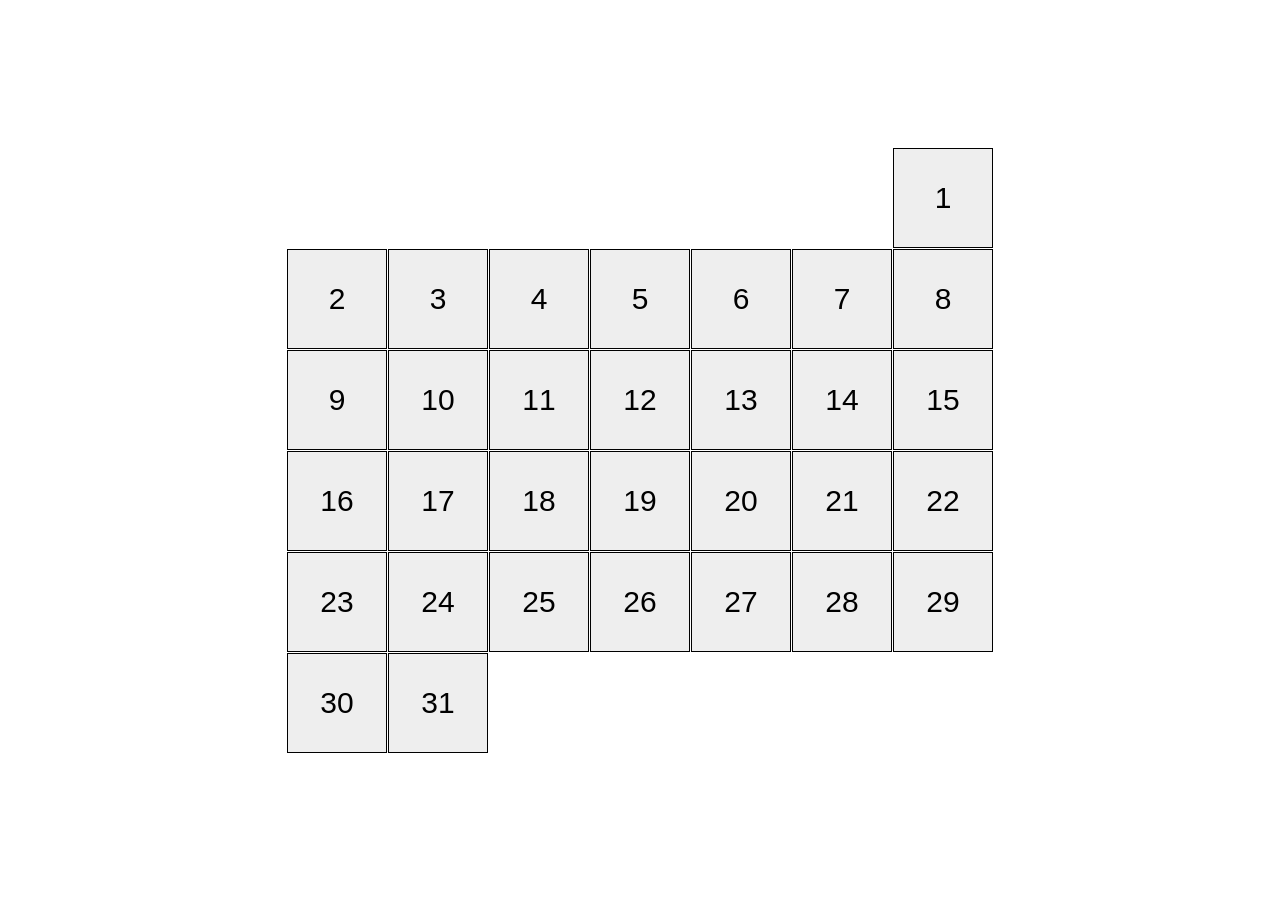
<file: index.html>
<!doctype html><html lang="en"><head><meta charset="utf-8"><meta name="viewport" content="width=device-width, initial-scale=1.0"><title>Calendar</title><link rel="stylesheet" href="index.c4d34f37.css"></head><body> <header></header> <main class="main"> <div class="calendar calendar--month-length-31 calendar--start-day-sun"> <div class="calendar__day calendar__day--1" data-day="1"></div> <div class="calendar__day calendar__day--2" data-day="2"></div> <div class="calendar__day calendar__day--3" data-day="3"></div> <div class="calendar__day calendar__day--4" data-day="4"></div> <div class="calendar__day calendar__day--5" data-day="5"></div> <div class="calendar__day calendar__day--6" data-day="6"></div> <div class="calendar__day calendar__day--7" data-day="7"></div> <div class="calendar__day calendar__day--8" data-day="8"></div> <div class="calendar__day calendar__day--9" data-day="9"></div> <div class="calendar__day calendar__day--10" data-day="10"></div> <div class="calendar__day calendar__day--11" data-day="11"></div> <div class="calendar__day calendar__day--12" data-day="12"></div> <div class="calendar__day calendar__day--13" data-day="13"></div> <div class="calendar__day calendar__day--14" data-day="14"></div> <div class="calendar__day calendar__day--15" data-day="15"></div> <div class="calendar__day calendar__day--16" data-day="16"></div> <div class="calendar__day calendar__day--17" data-day="17"></div> <div class="calendar__day calendar__day--18" data-day="18"></div> <div class="calendar__day calendar__day--19" data-day="19"></div> <div class="calendar__day calendar__day--20" data-day="20"></div> <div class="calendar__day calendar__day--21" data-day="21"></div> <div class="calendar__day calendar__day--22" data-day="22"></div> <div class="calendar__day calendar__day--23" data-day="23"></div> <div class="calendar__day calendar__day--24" data-day="24"></div> <div class="calendar__day calendar__day--25" data-day="25"></div> <div class="calendar__day calendar__day--26" data-day="26"></div> <div class="calendar__day calendar__day--27" data-day="27"></div> <div class="calendar__day calendar__day--28" data-day="28"></div> <div class="calendar__day calendar__day--29" data-day="29"></div> <div class="calendar__day calendar__day--30" data-day="30"></div> <div class="calendar__day calendar__day--31" data-day="31"></div> </div> </main> <footer></footer> </body></html>
</file>
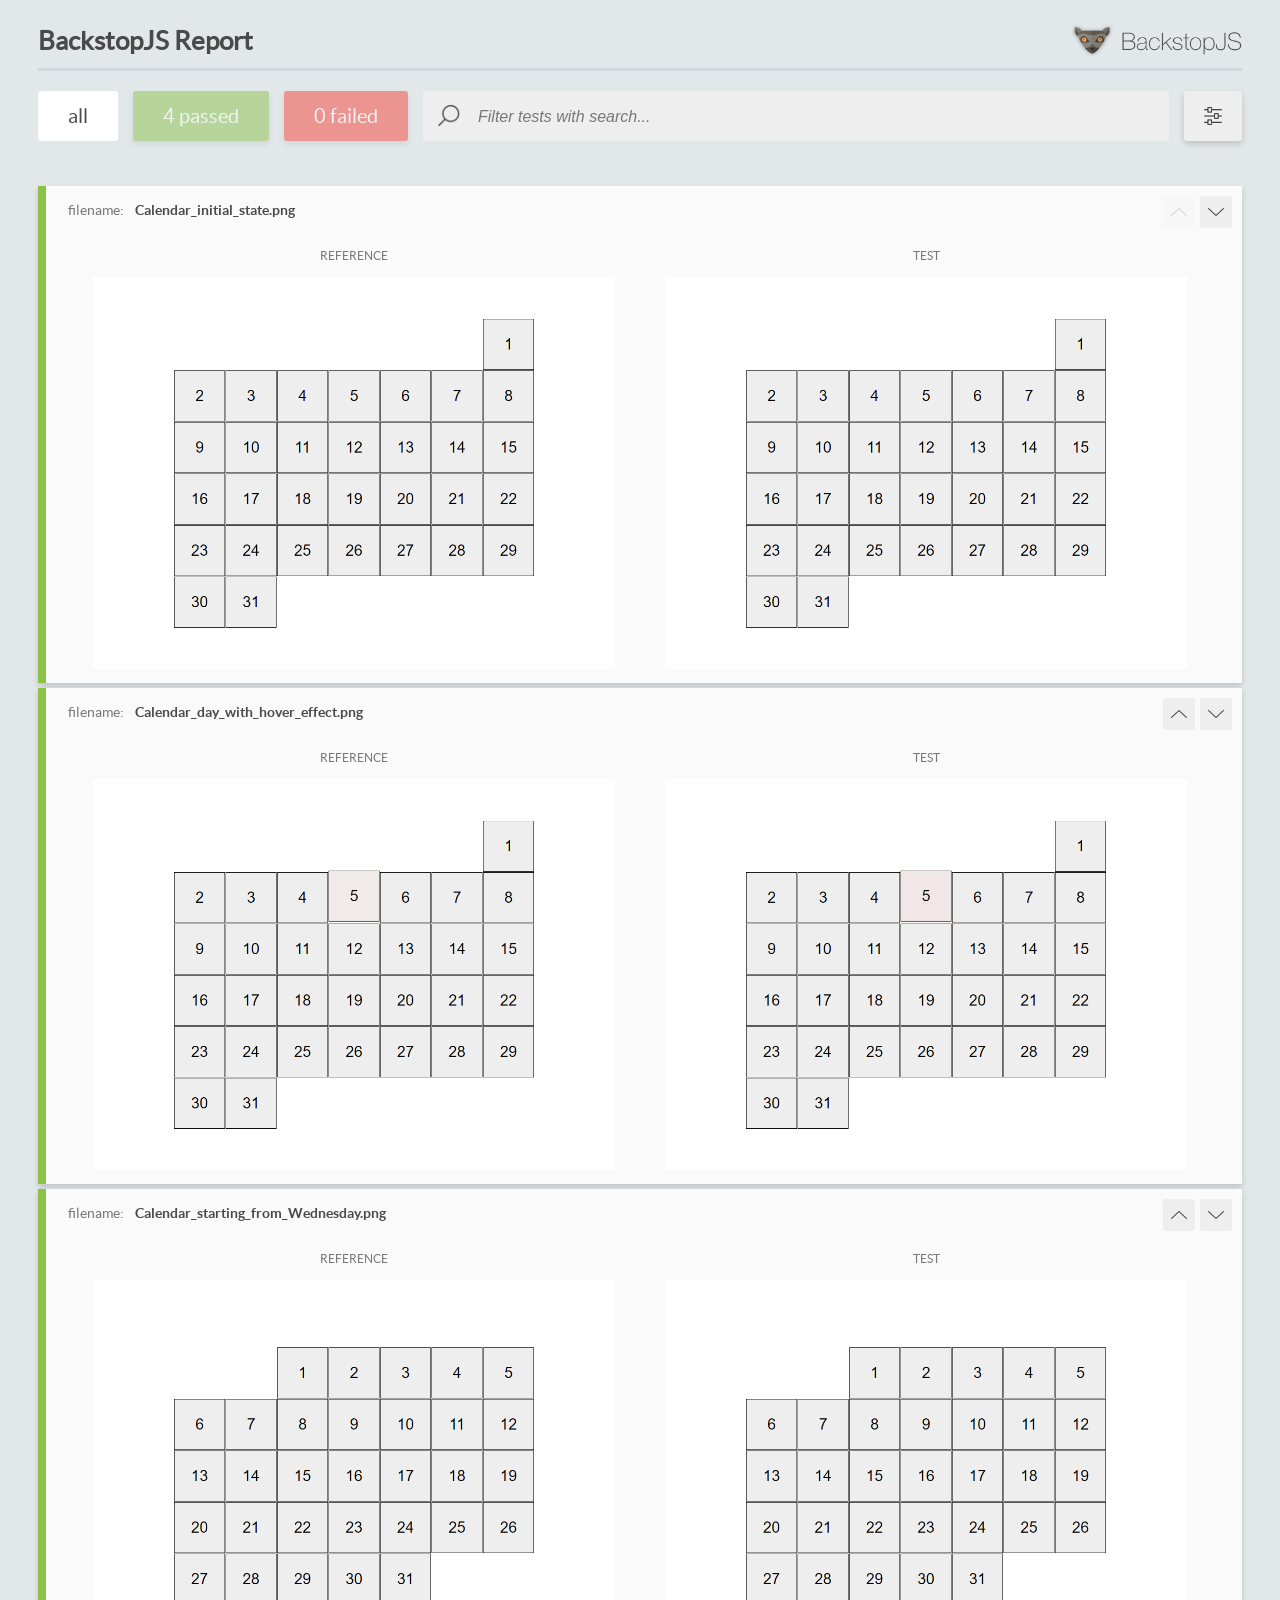
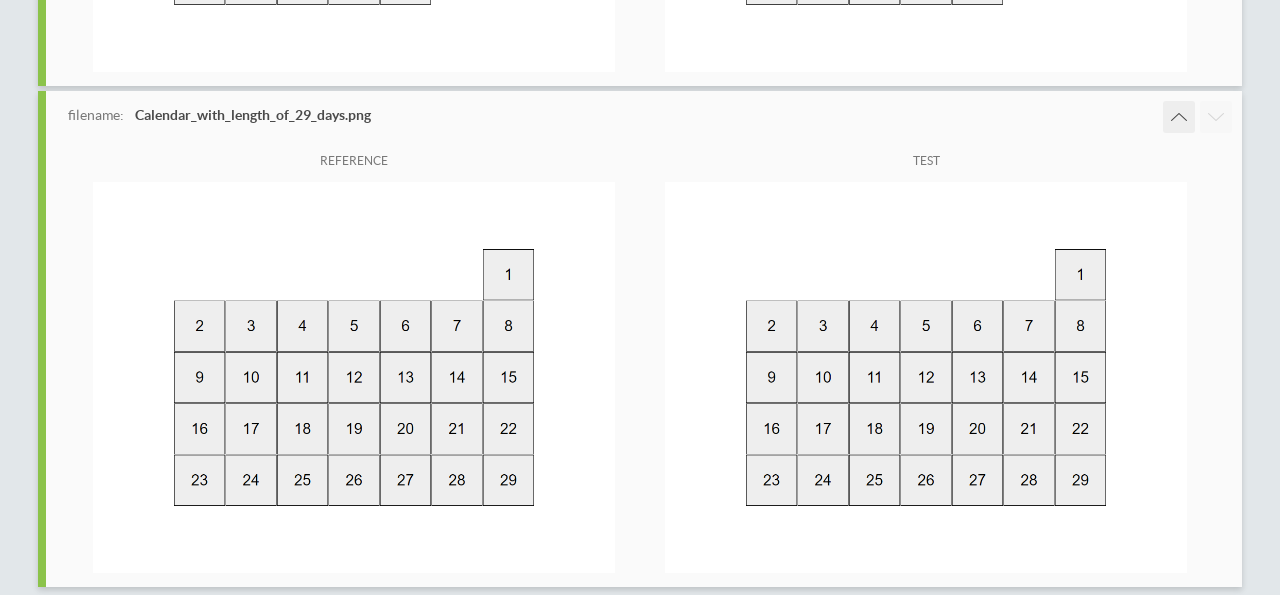
<file: report/html_report/index.html>
<!DOCTYPE html>
<html>
  <head>
    <meta charset="utf-8">
    <!-- Disable Cache -->
    <meta http-equiv="Cache-Control" content="no-cache, no-store, must-revalidate">
    <meta http-equiv="Pragma" content="no-cache">
    <meta http-equiv="Expires" content="0">

    <title>BackstopJS Report</title>

    <style>
      @font-face {
          font-family: 'latoregular';
          src: url('./assets/fonts/lato-regular-webfont.woff2') format('woff2'),
              url('./assets/fonts/lato-regular-webfont.woff') format('woff');
          font-weight: 400;
          font-style: normal;
      }
      @font-face {
          font-family: 'latobold';
          src: url('./assets/fonts/lato-bold-webfont.woff2') format('woff2'),
              url('./assets/fonts/lato-bold-webfont.woff') format('woff');
          font-weight: 700;
          font-style: normal;
      }

      .ReactModal__Body--open {
          overflow: hidden;
      }
      .ReactModal__Body--open .header {
        display: none;
      }

    </style>
  </head>
  <body style="background-color: #E2E7EA">
    <div id="root">

    </div>
    <script>
      function report (report) { // eslint-disable-line no-unused-vars
        window.tests = report;
      }
    </script>
    <script src="config.js"></script>
    <script src="index_bundle.js"></script>
  </body>
</html>
</file>
<file: index.c4d34f37.css>
body{margin:0}.main{box-sizing:border-box;justify-content:center;align-items:center;width:100%;height:100vh;display:flex}.calendar{flex-wrap:wrap;gap:1px;width:706px;display:flex}.calendar__day{box-sizing:border-box;cursor:pointer;background-color:#eee;border:1px solid #000;justify-content:center;align-items:center;width:100px;height:100px;transition:all .5s;display:flex}.calendar__day--1:before,.calendar__day--2:before,.calendar__day--3:before,.calendar__day--4:before,.calendar__day--5:before,.calendar__day--6:before,.calendar__day--7:before,.calendar__day--8:before,.calendar__day--9:before,.calendar__day--10:before,.calendar__day--11:before,.calendar__day--12:before,.calendar__day--13:before,.calendar__day--14:before,.calendar__day--15:before,.calendar__day--16:before,.calendar__day--17:before,.calendar__day--18:before,.calendar__day--19:before,.calendar__day--20:before,.calendar__day--21:before,.calendar__day--22:before,.calendar__day--23:before,.calendar__day--24:before,.calendar__day--25:before,.calendar__day--26:before,.calendar__day--27:before,.calendar__day--28:before,.calendar__day--29:before,.calendar__day--30:before,.calendar__day--31:before{content:attr(data-day);font-family:Arial,Helvetica,sans-serif;font-size:30px}.calendar__day:hover{background-color:#ffbfcb;transition:all .5s;transform:translateY(-20px)}.calendar--month-length-28 .calendar__day:nth-child(n+29),.calendar--month-length-29 .calendar__day:nth-child(n+30),.calendar--month-length-30 .calendar__day:nth-child(n+31),.calendar--month-length-31 .calendar__day:nth-child(n+32){display:none}.calendar--start-day-mon .calendar__day:first-child{margin-left:0}.calendar--start-day-tue .calendar__day:first-child{margin-left:101px}.calendar--start-day-wed .calendar__day:first-child{margin-left:202px}.calendar--start-day-thu .calendar__day:first-child{margin-left:303px}.calendar--start-day-fri .calendar__day:first-child{margin-left:404px}.calendar--start-day-sut .calendar__day:first-child{margin-left:505px}.calendar--start-day-sun .calendar__day:first-child{margin-left:606px}
/*# sourceMappingURL=index.c4d34f37.css.map */
</file>
